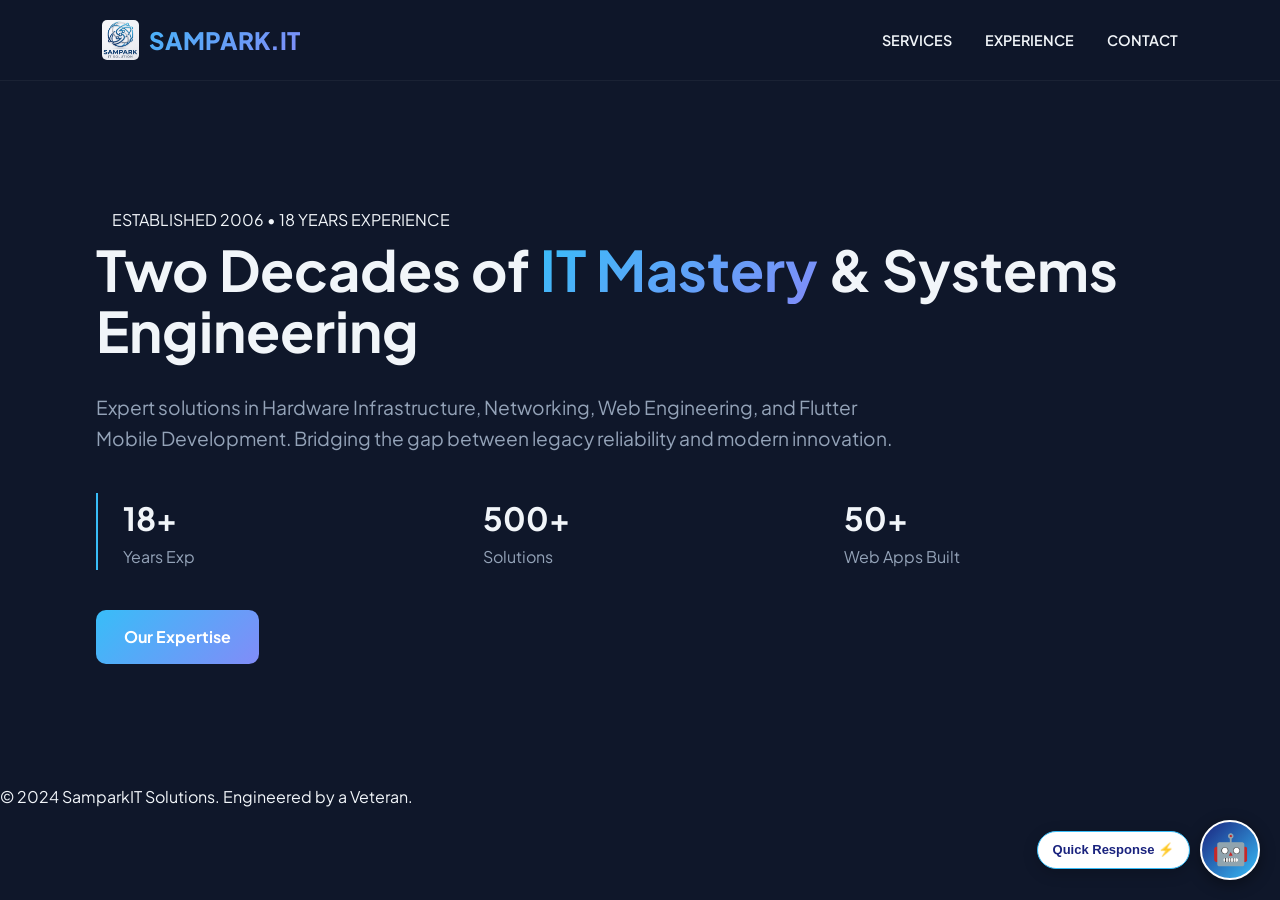
<file: index.html>
<!DOCTYPE html>
<html lang="en">
<head>
    <!-- Google tag (gtag.js) - Google Analytics -->
    <script async src="https://www.googletagmanager.com/gtag/js?id=G-PD1MJ5YRSR"></script>
    <script>
      window.dataLayer = window.dataLayer || [];
      function gtag(){dataLayer.push(arguments);}
      gtag('js', new Date());
      gtag('config', 'G-PD1MJ5YRSR');
    </script>

    <meta charset="UTF-8">
    <meta name="viewport" content="width=device-width, initial-scale=1.0">
    <meta name="google-site-verification" content="googlec9b3a4ab47a1baf4" />
    
    <title>SamparkIT Solutions | 18 Years of IT Excellence</title>
    <meta name="description" content="Expert IT solutions in Hardware, Networking, Web Engineering, and Flutter Development. 18+ years of veteran experience.">
    <meta property="og:title" content="SamparkIT Solutions | IT Mastery">
    <meta property="og:image" content="https://prabodhbhardwaj.github.io/sampark-it/favicon.png">
    
    <link rel="icon" type="image/png" href="favicon.png">
    <link rel="stylesheet" href="style.css">

    <style>
        /* Animation for the Quick Response Label */
        @keyframes bounceIn {
            0% { transform: translateX(10px); opacity: 0; }
            100% { transform: translateX(0); opacity: 1; }
        }
        .bot-label {
            background: white;
            color: #1a237e;
            padding: 8px 15px;
            border-radius: 20px;
            font-size: 13px;
            font-weight: bold;
            box-shadow: 0 4px 15px rgba(0,0,0,0.2);
            margin-right: 10px;
            animation: bounceIn 1s ease-out;
            white-space: nowrap;
            border: 1px solid #38bdf8;
        }
    </style>
</head>
<body>

    <header>
        <a href="index.html" class="logo" style="display: flex; align-items: center; gap: 10px; text-decoration: none;">
    <img src="favicon.png" alt="SamparkIT Logo" style="height: 40px; width: auto; border-radius: 5px;">
    <span>SAMPARK.IT</span>
</a>
        <nav>
            <a href="services.html">SERVICES</a>
            <a href="experience.html">EXPERIENCE</a>
            <a href="contact.html">CONTACT</a>
        </nav>
    </header>

    <main class="container">
        <section style="padding: 60px 0;">
            <div class="exp-badge">ESTABLISHED 2006 • 18 YEARS EXPERIENCE</div>
            <h1 style="font-size: 3.5rem; line-height: 1.1;">Two Decades of <span class="grad-text">IT Mastery</span> & Systems Engineering</h1>
            <p style="font-size: 1.2rem; color: var(--text-dim); margin: 30px 0; max-width: 800px;">
                Expert solutions in Hardware Infrastructure,  Networking, Web Engineering, and Flutter Mobile Development. Bridging the gap between legacy reliability and modern innovation.
            </p>
            
            <div style="display: grid; grid-template-columns: repeat(3, 1fr); gap: 20px; margin: 40px 0; border-left: 2px solid var(--accent); padding-left: 25px;">
                <div><h3 style="font-size: 2rem;">18+</h3><p style="color:var(--text-dim);">Years Exp</p></div>
                <div><h3 style="font-size: 2rem;">500+</h3><p style="color:var(--text-dim);">Solutions</p></div>
                <div><h3 style="font-size: 2rem;">50+</h3><p style="color:var(--text-dim);">Web Apps Built</p></div>
            </div>

            <a href="services.html" class="btn">Our Expertise</a>
        </section>
    </main>

    <footer>&copy; 2024 SamparkIT Solutions. Engineered by a Veteran.</footer>

    <!-- SMART AI CHATBOT WITH QUICK RESPONSES -->
    <div id="sampark-bot-container" style="position: fixed; bottom: 20px; right: 20px; z-index: 9999; font-family: sans-serif; display: flex; align-items: center;">
        
        <!-- Quick Response Label -->
        <div id="bot-label" class="bot-label">Quick Response ⚡</div>

        <!-- Bot Launcher -->
        <div id="bot-launcher" onclick="toggleSamparkBot()" style="background: linear-gradient(135deg, #1a237e, #38bdf8); width: 60px; height: 60px; border-radius: 50%; display: flex; align-items: center; justify-content: center; cursor: pointer; box-shadow: 0 4px 15px rgba(0,0,0,0.4); border: 2px solid white; transition: 0.3s; flex-shrink: 0;">
            <span style="font-size: 30px;">🤖</span>
        </div>

        <!-- Chat Window -->
        <div id="sampark-chat-window" style="display: none; position: absolute; bottom: 80px; right: 0; width: 320px; height: 480px; background: #0f172a; border: 1px solid #38bdf8; border-radius: 20px; flex-direction: column; overflow: hidden; box-shadow: 0 15px 35px rgba(0,0,0,0.5);">
            
            <div style="background: #1a237e; color: white; padding: 15px; display: flex; justify-content: space-between; align-items: center; border-bottom: 1px solid #38bdf8;">
                <div>
                    <strong style="display: block; font-size: 14px;">Sampark AI</strong>
                    <small style="color: #38bdf8;">● Online | Expert Assistant</small>
                </div>
                <span onclick="toggleSamparkBot()" style="cursor: pointer; font-size: 20px;">×</span>
            </div>

            <div id="bot-messages" style="flex: 1; padding: 15px; overflow-y: auto; display: flex; flex-direction: column; gap: 10px; background: #0f172a;">
                <div style="background: #1e293b; color: white; padding: 10px 15px; border-radius: 15px 15px 15px 0; max-width: 85%; font-size: 13px; line-height: 1.4;">
                    Namaste! 🙏 I am Sampark AI. How can I help you today?
                </div>
                <!-- Quick Buttons -->
                <div id="quick-replies" style="display: flex; flex-wrap: wrap; gap: 8px; margin-top: 5px;">
                    <button onclick="handleBotChat('services')" style="background: transparent; border: 1px solid #38bdf8; color: #38bdf8; border-radius: 20px; padding: 5px 12px; font-size: 11px; cursor: pointer;">Our Services</button>
                    <button onclick="handleBotChat('experience')" style="background: transparent; border: 1px solid #38bdf8; color: #38bdf8; border-radius: 20px; padding: 5px 12px; font-size: 11px; cursor: pointer;">Experience</button>
                    <button onclick="handleBotChat('pricing')" style="background: transparent; border: 1px solid #38bdf8; color: #38bdf8; border-radius: 20px; padding: 5px 12px; font-size: 11px; cursor: pointer;">Pricing</button>
                    <button onclick="handleBotChat('contact')" style="background: transparent; border: 1px solid #38bdf8; color: #38bdf8; border-radius: 20px; padding: 5px 12px; font-size: 11px; cursor: pointer;">Contact Us</button>
                </div>
            </div>

            <div style="padding: 15px; background: #1e293b; display: flex; gap: 10px;">
                <input id="bot-input" type="text" placeholder="Type here..." style="flex: 1; background: transparent; border: none; color: white; outline: none; font-size: 13px;">
                <button onclick="handleBotChat()" style="background: transparent; border: none; color: #38bdf8; cursor: pointer; font-weight: bold;">Send</button>
            </div>
        </div>
    </div>

    <script>
        function toggleSamparkBot() {
            const win = document.getElementById('sampark-chat-window');
            const label = document.getElementById('bot-label');
            if (win.style.display === 'none' || win.style.display === '') {
                win.style.display = 'flex';
                label.style.display = 'none'; // Chat khulte hi label chupa do
            } else {
                win.style.display = 'none';
                label.style.display = 'block'; // Chat band hote hi label wapas dikhao
            }
        }

        function addMessage(text, isUser = false) {
            const msgDiv = document.getElementById('bot-messages');
            const newMsg = document.createElement('div');
            newMsg.style.padding = "10px 15px";
            newMsg.style.borderRadius = isUser ? "15px 15px 0 15px" : "15px 15px 15px 0";
            newMsg.style.maxWidth = "85%";
            newMsg.style.fontSize = "13px";
            newMsg.style.alignSelf = isUser ? "flex-end" : "flex-start";
            newMsg.style.background = isUser ? "#38bdf8" : "#1e293b";
            newMsg.style.color = isUser ? "#000" : "white";
            newMsg.style.lineHeight = "1.4";
            newMsg.innerHTML = text;
            msgDiv.appendChild(newMsg);
            msgDiv.scrollTop = msgDiv.scrollHeight;
        }

        function handleBotChat(forcedQuery = null) {
            const input = document.getElementById('bot-input');
            let query = forcedQuery ? forcedQuery : input.value.toLowerCase().trim();
            if (!query) return;

            addMessage(forcedQuery ? forcedQuery.toUpperCase() : input.value, true);
            input.value = "";
            
            document.getElementById('quick-replies').style.display = "none";

            setTimeout(() => {
                let res = "";
                if (query.includes("hi") || query.includes("hello")) {
                    res = "Hello! I can help you with <b>Services</b>, <b>Experience</b>, <b>Pricing</b>, or <b>Contact</b> info. What do you need?";
                } else if (query.includes("service")) {
                    res = "We specialize in:<br>•  Networking<br>• Hardware Infrastructure<br>• Web Engineering<br>• Flutter Mobile Apps";
                } else if (query.includes("exp")) {
                    res = "SamparkIT has <b>18+ years</b> of IT mastery (Since 2006), delivering 500+ successful solutions.";
                } else if (query.includes("price") || query.includes("cost")) {
                    res = "We offer enterprise-grade solutions at competitive rates. Pricing depends on your project scope. Want a quote?";
                } else if (query.includes("contact") || query.includes("whatsapp") || query.includes("call")) {
                    res = "Contact us:<br>📞 Call/WA: <b>+91 9413470533</b><br>📧 Email: solutions@samparkit.com";
                } else {
                    res = "That sounds like a technical query! Please connect with us directly at <b>+91 9413470533</b> for expert guidance.";
                }
                addMessage(res);
            }, 600);
        }

        document.getElementById('bot-input').addEventListener('keypress', function (e) {
            if (e.key === 'Enter') handleBotChat();
        });
    </script>

</body>
</html>
</file>
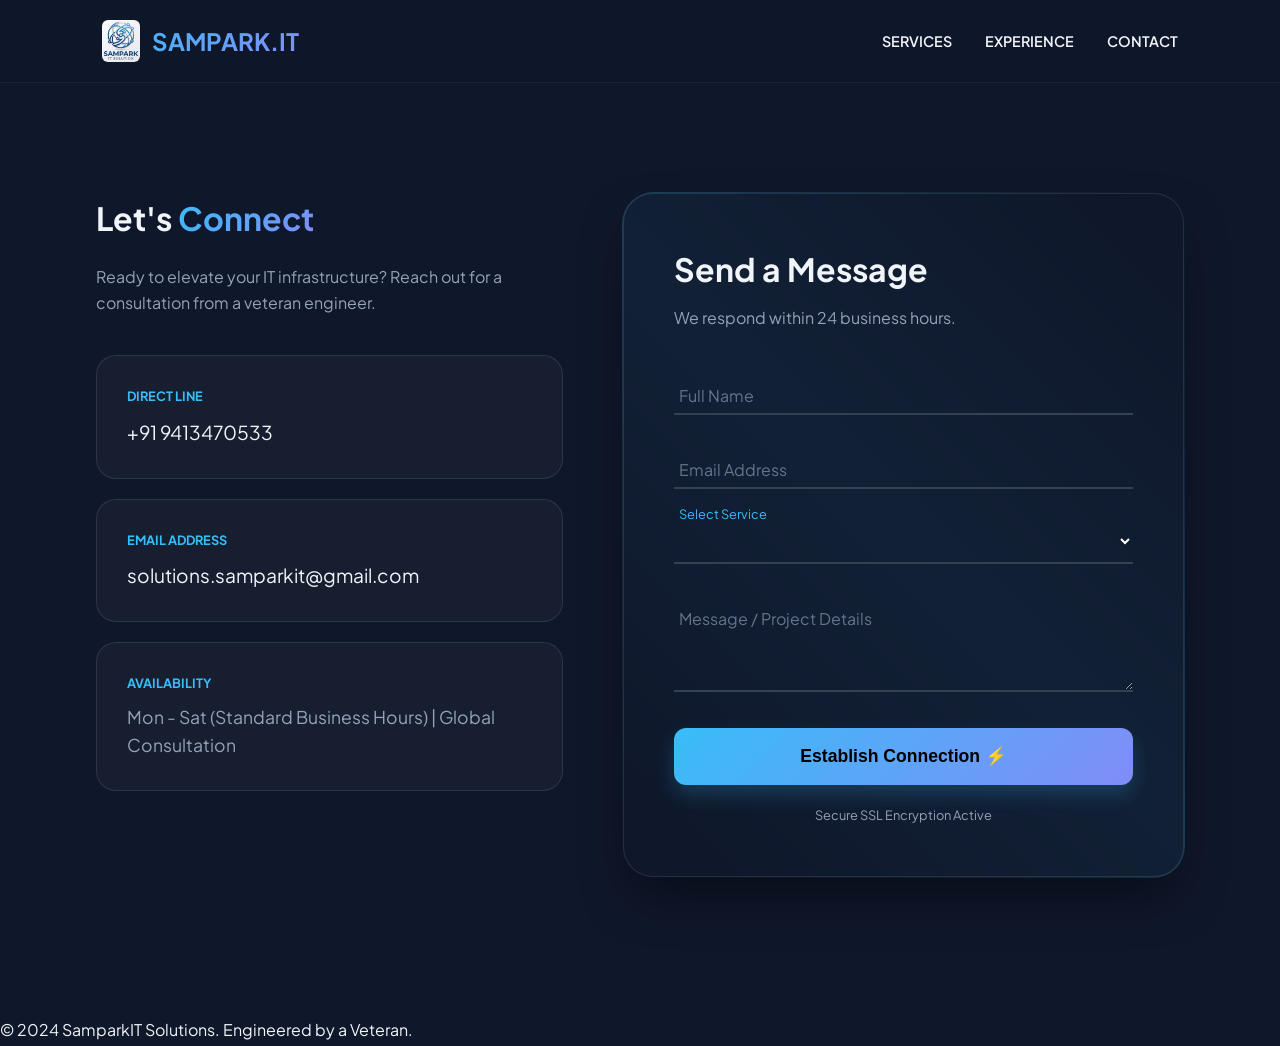
<file: contact.html>
<!DOCTYPE html>
<html lang="en">
<head>
    <!-- Google tag (gtag.js) - Google Analytics -->
    <script async src="https://www.googletagmanager.com/gtag/js?id=G-PD1MJ5YRSR"></script>
    <script>
      window.dataLayer = window.dataLayer || [];
      function gtag(){dataLayer.push(arguments);}
      gtag('js', new Date());
      gtag('config', 'G-PD1MJ5YRSR');
    </script>

    <meta charset="UTF-8">
    <meta name="viewport" content="width=device-width, initial-scale=1.0">
    <title>Contact | SamparkIT Solutions</title>
    <meta name="description" content="Reach out to SamparkIT Solutions for professional IT consulting, networking, and software development.">
    <link rel="stylesheet" href="style.css">
    <link rel="icon" type="image/png" href="https://prabodhbhardwaj.github.io/sampark-it/favicon.png">

    <style>
        :root {
            --glass-bg: rgba(255, 255, 255, 0.03);
            --glass-border: rgba(255, 255, 255, 0.1);
            --accent-glow: rgba(56, 189, 248, 0.3);
        }

        .contact-wrapper {
            display: grid;
            grid-template-columns: 1fr 1.2fr;
            gap: 60px;
            margin-top: 50px;
            align-items: start;
        }

        .info-card {
            background: var(--glass-bg);
            border: 1px solid var(--glass-border);
            padding: 30px;
            border-radius: 20px;
            margin-bottom: 20px;
            transition: 0.3s;
        }
        .info-card:hover {
            border-color: var(--accent);
            transform: scale(1.02);
            box-shadow: 0 10px 30px rgba(0,0,0,0.3);
        }

        .form-container {
            background: rgba(15, 23, 42, 0.8);
            border: 1px solid var(--glass-border);
            padding: 50px;
            border-radius: 30px;
            position: relative;
            box-shadow: 0 25px 50px -12px rgba(0, 0, 0, 0.5);
        }

        .form-container::before {
            content: '';
            position: absolute;
            top: -2px; left: -2px; right: -2px; bottom: -2px;
            background: linear-gradient(45deg, transparent, var(--accent), transparent);
            z-index: -1;
            border-radius: 32px;
            opacity: 0.3;
        }

        .input-group {
            position: relative;
            margin-bottom: 30px;
        }

        .input-group input, 
        .input-group textarea,
        .input-group select {
            width: 100%;
            background: transparent;
            border: none;
            border-bottom: 2px solid #334155;
            padding: 12px 5px;
            color: white;
            font-size: 1rem;
            outline: none;
            transition: 0.4s;
        }

        .input-group label {
            position: absolute;
            top: 12px; left: 5px;
            color: #64748b;
            pointer-events: none;
            transition: 0.3s;
        }

        .input-group input:focus ~ label,
        .input-group input:valid ~ label,
        .input-group textarea:focus ~ label,
        .input-group textarea:valid ~ label {
            top: -15px;
            font-size: 0.8rem;
            color: var(--accent);
            font-weight: bold;
        }

        .input-group input:focus, 
        .input-group textarea:focus {
            border-color: var(--accent);
            box-shadow: 0 5px 15px var(--accent-glow);
        }

        .form-header { margin-bottom: 40px; }
        .form-header h2 { font-size: 2rem; margin-bottom: 10px; }
        
        select option { background: #0f172a; color: white; }

        .submit-btn {
            background: var(--gradient);
            color: #000;
            padding: 18px 40px;
            border-radius: 12px;
            border: none;
            width: 100%;
            font-weight: bold;
            font-size: 1.1rem;
            cursor: pointer;
            transition: 0.4s;
            box-shadow: 0 10px 20px rgba(56, 189, 248, 0.2);
        }

        .submit-btn:hover {
            transform: translateY(-3px);
            box-shadow: 0 15px 30px rgba(56, 189, 248, 0.4);
            letter-spacing: 1px;
        }

        @media (max-width: 900px) {
            .contact-wrapper { grid-template-columns: 1fr; }
            .form-container { padding: 30px; }
        }
    </style>
</head>
<body>

    <header>
        <a href="index.html" class="logo" style="display: flex; align-items: center; gap: 12px; text-decoration: none;">
            <img src="https://prabodhbhardwaj.github.io/sampark-it/favicon.png" alt="SamparkIT Logo" style="height: 42px; width: auto; border-radius: 6px; display: block;">
            <span style="font-weight: bold; font-size: 1.5rem; color: white;">SAMPARK.IT</span>
        </a>
        <nav>
            <a href="services.html">SERVICES</a>
            <a href="experience.html">EXPERIENCE</a>
            <a href="contact.html">CONTACT</a>
        </nav>
    </header>

    <div class="container">
        <div class="contact-wrapper">
            
            <div class="contact-sidebar">
                <h1 style="margin-bottom: 20px;">Let's <span class="grad-text">Connect</span></h1>
                <p style="color:var(--text-dim); margin-bottom: 40px;">Ready to elevate your IT infrastructure? Reach out for a consultation from a veteran engineer.</p>
                
                <div class="info-card">
                    <h4 style="color:var(--accent); margin-bottom: 10px; font-size: 0.8rem; text-transform: uppercase;">Direct Line</h4>
                    <p style="font-size: 1.2rem;">+91 9413470533</p>
                </div>

                <div class="info-card">
                    <h4 style="color:var(--accent); margin-bottom: 10px; font-size: 0.8rem; text-transform: uppercase;">Email Address</h4>
                    <p style="font-size: 1.2rem;">solutions.samparkit@gmail.com</p>
                </div>

                <div class="info-card">
                    <h4 style="color:var(--accent); margin-bottom: 10px; font-size: 0.8rem; text-transform: uppercase;">Availability</h4>
                    <!-- Updated realistic line here -->
                    <p style="font-size: 1.1rem; color:var(--text-dim);">Mon - Sat (Standard Business Hours) | Global Consultation</p>
                </div>
            </div>

            <div class="form-container">
                <div class="form-header">
                    <h2>Send a Message</h2>
                    <p style="color:var(--text-dim);">We respond within 24 business hours.</p>
                </div>

                <form action="https://formspree.io/f/xzdlyelr" method="POST">
                    <div class="input-group">
                        <input type="text" name="name" required>
                        <label>Full Name</label>
                    </div>

                    <div class="input-group">
                        <input type="email" name="email" required>
                        <label>Email Address</label>
                    </div>

                    <div class="input-group">
                        <select name="service_type" required style="padding-left: 0;">
                            <option value="" disabled selected></option>
                            <option value="Networking">Networking</option>
                            <option value="Hardware Infrastructure">Hardware Infrastructure</option>
                            <option value="Web Engineering">Web Engineering</option>
                            <option value="Mobile App">Mobile App Development</option>
                            <option value="Other">Other IT Consultation</option>
                        </select>
                        <label style="top: -15px; font-size: 0.8rem; color: var(--accent);">Select Service</label>
                    </div>

                    <div class="input-group">
                        <textarea name="message" rows="4" required></textarea>
                        <label>Message / Project Details</label>
                    </div>

                    <button type="submit" class="submit-btn">Establish Connection ⚡</button>
                    
                    <p style="text-align: center; color: var(--text-dim); font-size: 0.8rem; margin-top: 20px;">
                        Secure SSL Encryption Active
                    </p>
                </form>
            </div>

        </div>
    </div>

    <footer style="margin-top: 80px;">&copy; 2024 SamparkIT Solutions. Engineered by a Veteran.</footer>

</body>
</html>
</file>
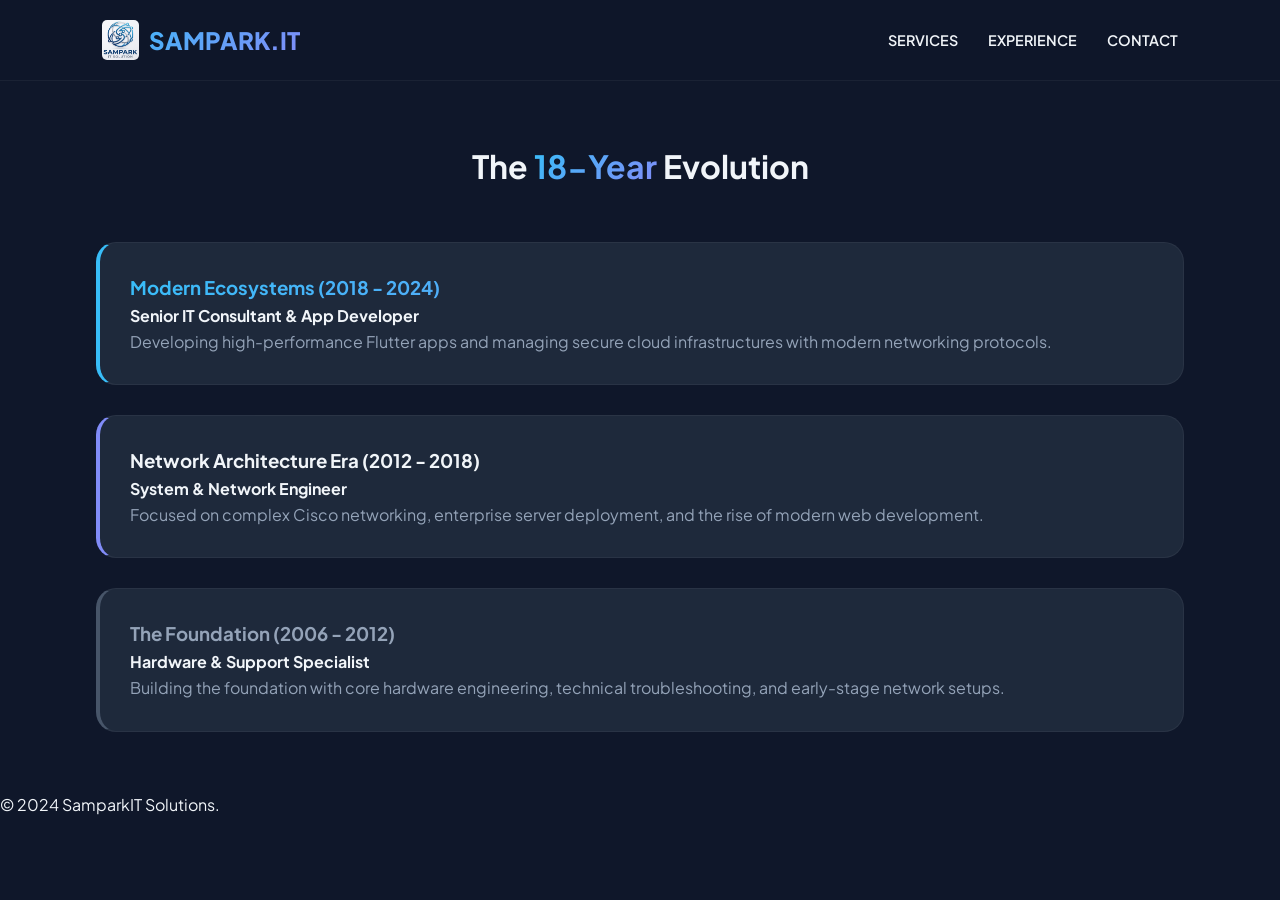
<file: experience.html>
<!DOCTYPE html>
<html lang="en">
<head>
    <meta charset="UTF-8">
    <title>Experience Journey | SamparkIT Solutions</title>
    <link rel="stylesheet" href="style.css">
</head>
<body>
    <header>
        <a href="index.html" class="logo" style="display: flex; align-items: center; gap: 10px; text-decoration: none;">
    <img src="favicon.png" alt="SamparkIT Logo" style="height: 40px; width: auto; border-radius: 5px;">
    <span>SAMPARK.IT</span>
</a>
        <nav><a href="services.html">SERVICES</a><a href="experience.html">EXPERIENCE</a><a href="contact.html">CONTACT</a></nav>
    </header>
    <div class="container">
        <h1 style="text-align: center; margin-bottom: 50px;">The <span class="grad-text">18-Year</span> Evolution</h1>
        
        <div style="display: flex; flex-direction: column; gap: 30px;">
            <div class="card" style="border-left: 4px solid var(--accent);">
                <h3 class="grad-text">Modern Ecosystems (2018 - 2024)</h3>
                <p><strong>Senior IT Consultant & App Developer</strong></p>
                <p style="color:var(--text-dim);">Developing high-performance Flutter apps and managing secure cloud infrastructures with modern networking protocols.</p>
            </div>

            <div class="card" style="border-left: 4px solid #818cf8;">
                <h3>Network Architecture Era (2012 - 2018)</h3>
                <p><strong>System & Network Engineer</strong></p>
                <p style="color:var(--text-dim);">Focused on complex Cisco networking, enterprise server deployment, and the rise of modern web development.</p>
            </div>

            <div class="card" style="border-left: 4px solid #475569;">
                <h3 style="color:#94a3b8">The Foundation (2006 - 2012)</h3>
                <p><strong>Hardware & Support Specialist</strong></p>
                <p style="color:var(--text-dim);">Building the foundation with core hardware engineering, technical troubleshooting, and early-stage network setups.</p>
            </div>
        </div>
    </div>
    <footer>&copy; 2024 SamparkIT Solutions.</footer>
</body>
</html>
</file>
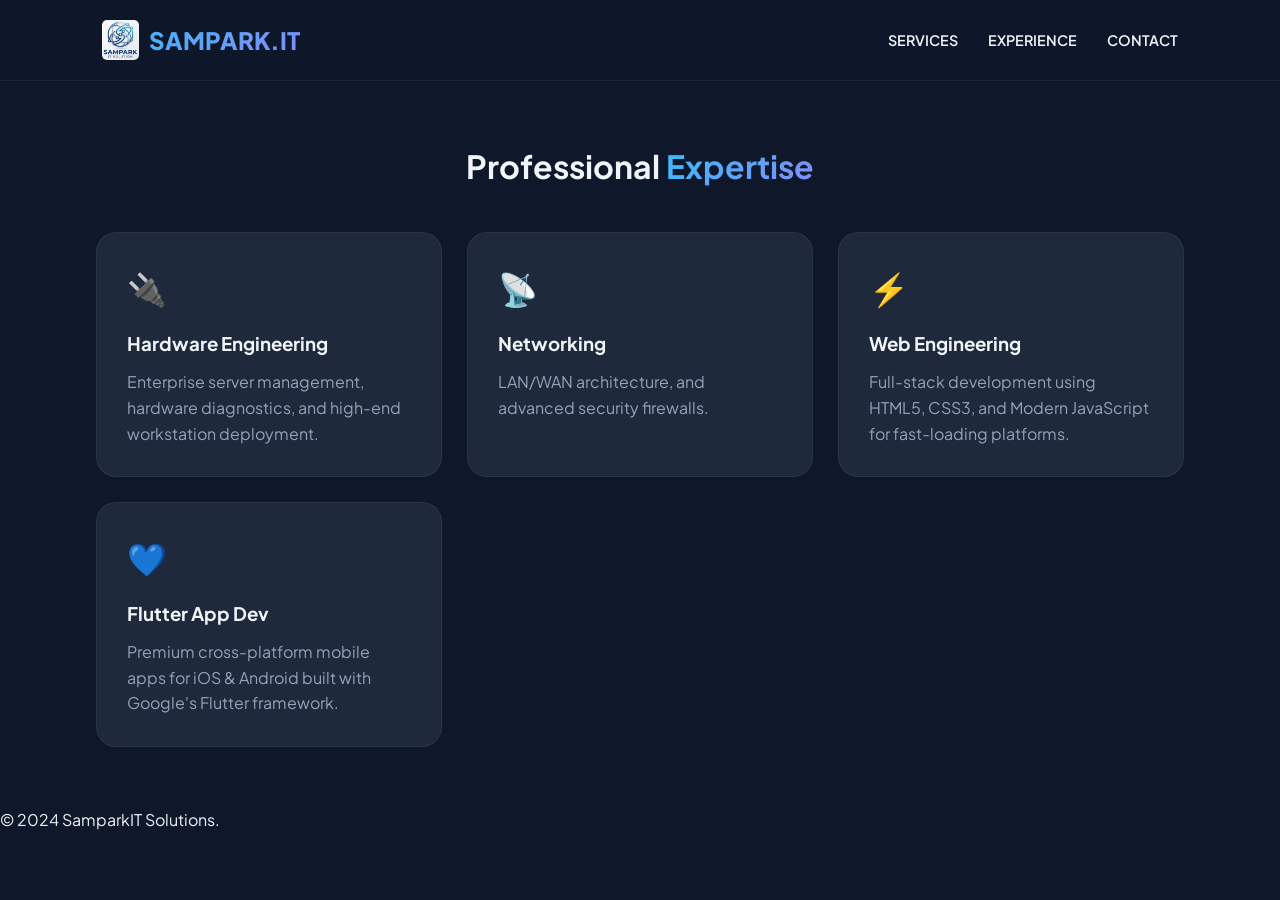
<file: services.html>
<!DOCTYPE html>
<html lang="en">
<head>
    <meta charset="UTF-8">
    <title>Services | SamparkIT Solutions</title>
    <link rel="stylesheet" href="style.css">
</head>
<body>
    <header>
        <a href="index.html" class="logo" style="display: flex; align-items: center; gap: 10px; text-decoration: none;">
    <img src="favicon.png" alt="SamparkIT Logo" style="height: 40px; width: auto; border-radius: 5px;">
    <span>SAMPARK.IT</span>
</a>
        <nav><a href="services.html">SERVICES</a><a href="experience.html">EXPERIENCE</a><a href="contact.html">CONTACT</a></nav>
    </header>
    <div class="container">
        <h1 style="text-align:center">Professional <span class="grad-text">Expertise</span></h1>
        <div class="grid">
            <div class="card">
                <div style="font-size: 2rem; margin-bottom: 15px;">🔌</div>
                <h3>Hardware Engineering</h3>
                <p style="color: var(--text-dim); margin-top: 10px;">Enterprise server management, hardware diagnostics, and high-end workstation deployment.</p>
            </div>
            <div class="card">
                <div style="font-size: 2rem; margin-bottom: 15px;">📡</div>
                <h3>Networking</h3>
                <p style="color: var(--text-dim); margin-top: 10px;"> LAN/WAN architecture, and advanced security firewalls.</p>
            </div>
            <div class="card">
                <div style="font-size: 2rem; margin-bottom: 15px;">⚡</div>
                <h3>Web Engineering</h3>
                <p style="color: var(--text-dim); margin-top: 10px;">Full-stack development using HTML5, CSS3, and Modern JavaScript for fast-loading platforms.</p>
            </div>
            <div class="card">
                <div style="font-size: 2rem; margin-bottom: 15px;">💙</div>
                <h3>Flutter App Dev</h3>
                <p style="color: var(--text-dim); margin-top: 10px;">Premium cross-platform mobile apps for iOS & Android built with Google's Flutter framework.</p>
            </div>
        </div>
    </div>
    <footer>&copy; 2024 SamparkIT Solutions.</footer>
</body>
</html>
</file>
<file: style.css>
@import url('https://fonts.googleapis.com/css2?family=Plus+Jakarta+Sans:wght@300;400;600;800&display=swap');

:root {
    --bg: #0f172a;
    --card-bg: #1e293b;
    --accent: #38bdf8;
    --gradient: linear-gradient(135deg, #38bdf8 0%, #818cf8 100%);
    --text-main: #f1f5f9;
    --text-dim: #94a3b8;
}

* { margin: 0; padding: 0; box-sizing: border-box; }

body {
    font-family: 'Plus Jakarta Sans', sans-serif;
    background-color: var(--bg);
    color: var(--text-main);
    line-height: 1.6;
    overflow-x: hidden;
}

/* Navbar */
header {
    padding: 20px 8%;
    display: flex;
    justify-content: space-between;
    align-items: center;
    background: rgba(15, 23, 42, 0.9);
    backdrop-filter: blur(12px);
    position: sticky;
    top: 0;
    z-index: 1000;
    border-bottom: 1px solid rgba(255,255,255,0.05);
}

.logo {
    font-size: 1.5rem;
    font-weight: 800;
    background: var(--gradient);
    -webkit-background-clip: text;
    -webkit-text-fill-color: transparent;
    text-decoration: none;
}

nav a {
    color: var(--text-main);
    text-decoration: none;
    margin-left: 30px;
    font-weight: 600;
    font-size: 0.9rem;
    transition: 0.3s;
}

nav a:hover { color: var(--accent); }

/* Layout */
.container { width: 85%; max-width: 1100px; margin: auto; padding: 60px 0; }

.grad-text {
    background: var(--gradient);
    -webkit-background-clip: text;
    -webkit-text-fill-color: transparent;
}

.btn {
    background: var(--gradient);
    color: white;
    padding: 14px 28px;
    border-radius: 10px;
    text-decoration: none;
    font-weight: 700;
    display: inline-block;
    transition: 0.4s;
    border: none;
}

.btn:hover { transform: translateY(-3px); box-shadow: 0 10px 20px rgba(56, 189, 248, 0.3); }

/* Components */
.card {
    background: var(--card-bg);
    padding: 30px;
    border-radius: 20px;
    border: 1px solid rgba(255, 255, 255, 0.05);
    transition: 0.4s;
    position: relative;
}

.card:hover { border-color: var(--accent); transform: translateY(-5px); }

.grid { display: grid; grid-template-columns: repeat(auto-fit, minmax(300px, 1fr)); gap: 25px; margin-top: 40px; }

/* Badge */
.exp-badge {
    display: inline-block;
    padding: 6px 16px;
    .logo img {
    max-height: 50px; /* Logo ki height control karne ke liye */
    display: inline-block;
    vertical-align: middle;
}

.logo {
    display: flex;
    align-items: center;
    font-weight: bold;
    color: white;
    font-size: 1.5rem;
}
</file>
